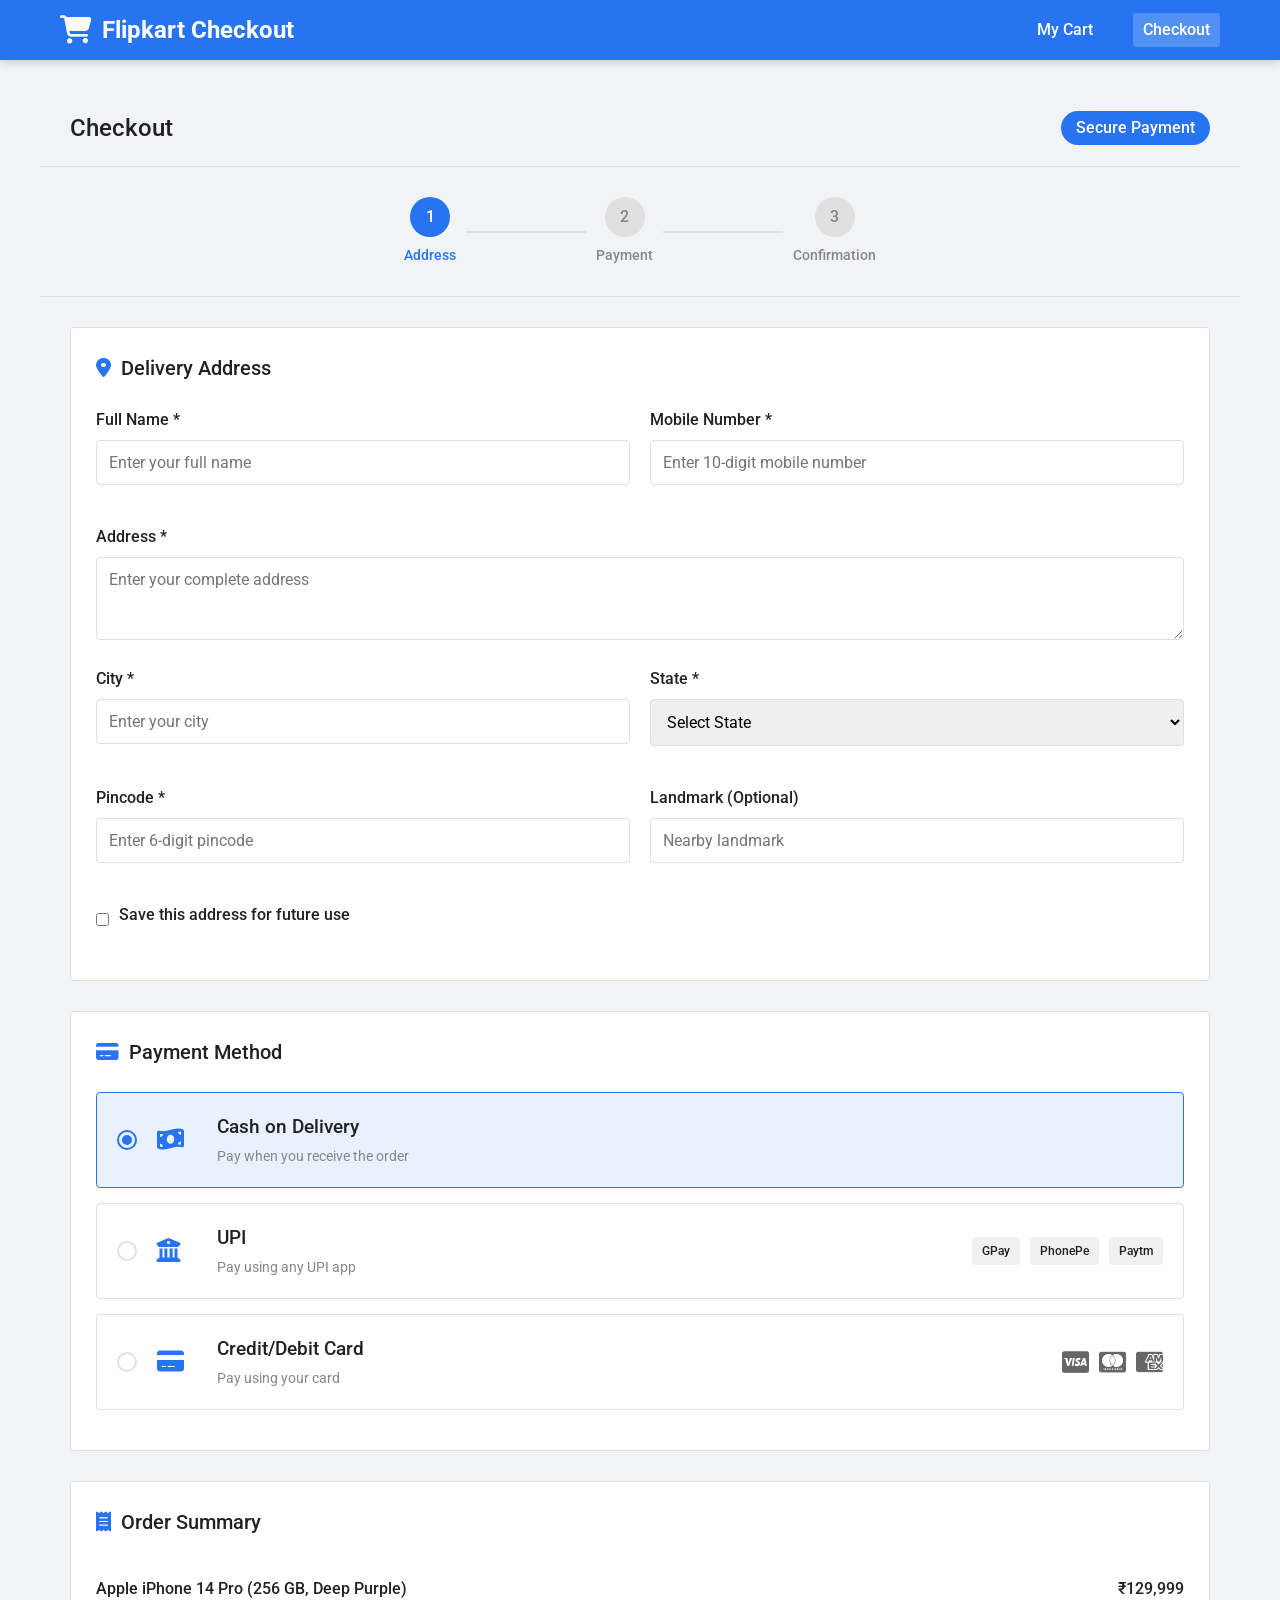
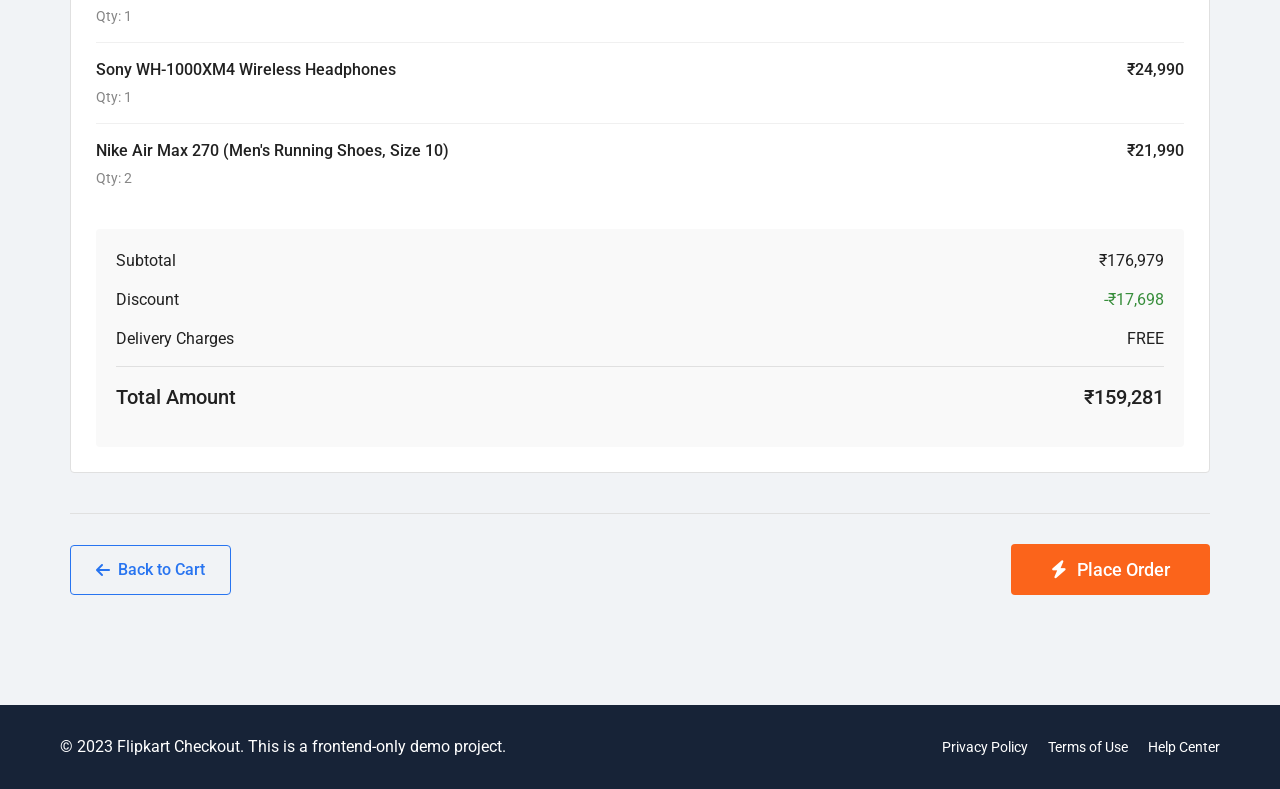
<file: checkout.html>
<!DOCTYPE html>
<html lang="en">
<head>
    <meta charset="UTF-8">
    <meta name="viewport" content="width=device-width, initial-scale=1.0">
    <title>Flipkart Checkout - Secure Payment</title>
    <link rel="stylesheet" href="cart.css">
    <link rel="stylesheet" href="https://cdnjs.cloudflare.com/ajax/libs/font-awesome/6.4.0/css/all.min.css">
    <link href="https://fonts.googleapis.com/css2?family=Roboto:wght@300;400;500;700&display=swap" rel="stylesheet">
</head>
<body>
    <!-- Header -->
    <header class="header">
        <div class="container">
            <div class="logo">
                <i class="fas fa-shopping-cart"></i>
                <span>Flipkart Checkout</span>
            </div>
            <nav class="nav-links">
                <a href="cart.html" class="nav-link">My Cart</a>
                <a href="#" class="nav-link active">Checkout</a>
            </nav>
        </div>
    </header>

    <main class="container main-container">
        <div class="checkout-container">
            <!-- Checkout Header -->
            <div class="cart-header">
                <h1>Checkout</h1>
                <p class="items-count">Secure Payment</p>
            </div>

            <!-- Checkout Steps -->
            <div class="checkout-steps">
                <div class="step active">
                    <div class="step-number">1</div>
                    <div class="step-label">Address</div>
                </div>
                <div class="step-line"></div>
                <div class="step">
                    <div class="step-number">2</div>
                    <div class="step-label">Payment</div>
                </div>
                <div class="step-line"></div>
                <div class="step">
                    <div class="step-number">3</div>
                    <div class="step-label">Confirmation</div>
                </div>
            </div>

            <!-- Checkout Content -->
            <div class="checkout-content">
                <!-- Delivery Address Section -->
                <div class="checkout-section">
                    <h2><i class="fas fa-map-marker-alt"></i> Delivery Address</h2>
                    
                    <div class="address-form">
                        <div class="form-row">
                            <div class="form-group">
                                <label for="name">Full Name *</label>
                                <input type="text" id="name" placeholder="Enter your full name" required>
                            </div>
                            <div class="form-group">
                                <label for="phone">Mobile Number *</label>
                                <input type="tel" id="phone" placeholder="Enter 10-digit mobile number" required>
                            </div>
                        </div>
                        
                        <div class="form-group">
                            <label for="address">Address *</label>
                            <textarea id="address" rows="3" placeholder="Enter your complete address" required></textarea>
                        </div>
                        
                        <div class="form-row">
                            <div class="form-group">
                                <label for="city">City *</label>
                                <input type="text" id="city" placeholder="Enter your city" required>
                            </div>
                            <div class="form-group">
                                <label for="state">State *</label>
                                <select id="state" required>
                                    <option value="">Select State</option>
                                    <option value="Delhi">Delhi</option>
                                    <option value="Maharashtra">Maharashtra</option>
                                    <option value="Karnataka">Karnataka</option>
                                    <option value="Tamil Nadu">Tamil Nadu</option>
                                    <option value="West Bengal">West Bengal</option>
                                    <option value="Uttar Pradesh">Uttar Pradesh</option>
                                </select>
                            </div>
                        </div>
                        
                        <div class="form-row">
                            <div class="form-group">
                                <label for="pincode">Pincode *</label>
                                <input type="text" id="pincode" placeholder="Enter 6-digit pincode" required>
                            </div>
                            <div class="form-group">
                                <label for="landmark">Landmark (Optional)</label>
                                <input type="text" id="landmark" placeholder="Nearby landmark">
                            </div>
                        </div>
                        
                        <div class="form-group checkbox-group">
                            <input type="checkbox" id="save-address">
                            <label for="save-address">Save this address for future use</label>
                        </div>
                    </div>
                </div>

                <!-- Payment Method Section -->
                <div class="checkout-section">
                    <h2><i class="fas fa-credit-card"></i> Payment Method</h2>
                    
                    <div class="payment-methods">
                        <div class="payment-option selected" data-method="cod">
                            <div class="payment-radio">
                                <div class="radio-dot"></div>
                            </div>
                            <div class="payment-icon">
                                <i class="fas fa-money-bill-wave"></i>
                            </div>
                            <div class="payment-details">
                                <h3>Cash on Delivery</h3>
                                <p>Pay when you receive the order</p>
                            </div>
                        </div>
                        
                        <div class="payment-option" data-method="upi">
                            <div class="payment-radio">
                                <div class="radio-dot"></div>
                            </div>
                            <div class="payment-icon">
                                <i class="fas fa-university"></i>
                            </div>
                            <div class="payment-details">
                                <h3>UPI</h3>
                                <p>Pay using any UPI app</p>
                            </div>
                            <div class="payment-logos">
                                <span class="upi-logo">GPay</span>
                                <span class="upi-logo">PhonePe</span>
                                <span class="upi-logo">Paytm</span>
                            </div>
                        </div>
                        
                        <div class="payment-option" data-method="card">
                            <div class="payment-radio">
                                <div class="radio-dot"></div>
                            </div>
                            <div class="payment-icon">
                                <i class="fas fa-credit-card"></i>
                            </div>
                            <div class="payment-details">
                                <h3>Credit/Debit Card</h3>
                                <p>Pay using your card</p>
                            </div>
                            <div class="payment-logos">
                                <i class="fab fa-cc-visa"></i>
                                <i class="fab fa-cc-mastercard"></i>
                                <i class="fab fa-cc-amex"></i>
                            </div>
                        </div>
                    </div>
                </div>

                <!-- Order Summary Section -->
                <div class="checkout-section">
                    <h2><i class="fas fa-receipt"></i> Order Summary</h2>
                    
                    <div class="order-summary">
                        <div class="order-items">
                            <div class="order-item">
                                <div class="order-item-info">
                                    <span>Apple iPhone 14 Pro (256 GB, Deep Purple)</span>
                                    <span>Qty: 1</span>
                                </div>
                                <div class="order-item-price">₹129,999</div>
                            </div>
                            <div class="order-item">
                                <div class="order-item-info">
                                    <span>Sony WH-1000XM4 Wireless Headphones</span>
                                    <span>Qty: 1</span>
                                </div>
                                <div class="order-item-price">₹24,990</div>
                            </div>
                            <div class="order-item">
                                <div class="order-item-info">
                                    <span>Nike Air Max 270 (Men's Running Shoes, Size 10)</span>
                                    <span>Qty: 2</span>
                                </div>
                                <div class="order-item-price">₹21,990</div>
                            </div>
                        </div>
                        
                        <div class="order-totals">
                            <div class="price-row">
                                <span>Subtotal</span>
                                <span>₹176,979</span>
                            </div>
                            <div class="price-row">
                                <span>Discount</span>
                                <span class="discount">-₹17,698</span>
                            </div>
                            <div class="price-row">
                                <span>Delivery Charges</span>
                                <span>FREE</span>
                            </div>
                            <div class="divider"></div>
                            <div class="price-row total">
                                <span>Total Amount</span>
                                <span>₹159,281</span>
                            </div>
                        </div>
                    </div>
                </div>
                
                <!-- Action Buttons -->
                <div class="checkout-actions">
                    <a href="cart.html" class="back-to-cart">
                        <i class="fas fa-arrow-left"></i> Back to Cart
                    </a>
                    <button class="place-order-btn" id="place-order-btn">
                        <i class="fas fa-bolt"></i> Place Order
                    </button>
                </div>
            </div>
        </div>
    </main>

    <!-- Footer -->
    <footer class="footer">
        <div class="container">
            <p>© 2023 Flipkart Checkout. This is a frontend-only demo project.</p>
            <div class="footer-links">
                <a href="#">Privacy Policy</a>
                <a href="#">Terms of Use</a>
                <a href="#">Help Center</a>
            </div>
        </div>
    </footer>

    <script src="checkout.js"></script>
</body>
</html>
</file>
<file: cart.css>
/* Reset and Base Styles */
* {
    margin: 0;
    padding: 0;
    box-sizing: border-box;
    font-family: 'Roboto', sans-serif;
}

body {
    background-color: #f1f3f6;
    color: #212121;
    line-height: 1.5;
}

.container {
    max-width: 1200px;
    margin: 0 auto;
    padding: 0 20px;
}

/* Header Styles */
.header {
    background-color: #2874f0;
    color: white;
    padding: 12px 0;
    box-shadow: 0 1px 10px 0 rgba(0, 0, 0, 0.2);
    position: sticky;
    top: 0;
    z-index: 100;
}

.header .container {
    display: flex;
    justify-content: space-between;
    align-items: center;
}

.logo {
    display: flex;
    align-items: center;
    font-size: 24px;
    font-weight: 700;
}

.logo i {
    margin-right: 10px;
    font-size: 28px;
}

.nav-links {
    display: flex;
    gap: 30px;
}

.nav-link {
    color: white;
    text-decoration: none;
    font-weight: 500;
    padding: 5px 10px;
    border-radius: 3px;
    transition: background-color 0.2s;
}

.nav-link.active {
    background-color: rgba(255, 255, 255, 0.2);
}

.nav-link:hover {
    background-color: rgba(255, 255, 255, 0.1);
}

/* Main Container */
.main-container {
    padding: 30px 0;
}

.cart-container {
    background-color: white;
    border-radius: 4px;
    box-shadow: 0 2px 10px rgba(0, 0, 0, 0.1);
    overflow: hidden;
}

/* Cart Header */
.cart-header {
    padding: 20px 30px;
    border-bottom: 1px solid #e0e0e0;
    display: flex;
    justify-content: space-between;
    align-items: center;
}

.cart-header h1 {
    font-size: 24px;
    font-weight: 500;
    color: #212121;
}

.items-count {
    background-color: #2874f0;
    color: white;
    padding: 5px 15px;
    border-radius: 20px;
    font-weight: 500;
}

/* Cart Content */
.cart-content {
    display: flex;
    flex-wrap: wrap;
    padding: 30px;
}

.cart-items-section {
    flex: 1;
    min-width: 300px;
}

.price-summary-section {
    width: 320px;
    margin-left: 30px;
}

/* Cart Items Header */
.cart-items-header {
    display: grid;
    grid-template-columns: 2fr 1fr 1fr 1fr 0.5fr;
    padding: 15px 0;
    border-bottom: 1px solid #e0e0e0;
    font-weight: 500;
    color: #878787;
}

/* Cart Items */
.cart-item {
    display: grid;
    grid-template-columns: 2fr 1fr 1fr 1fr 0.5fr;
    padding: 25px 0;
    border-bottom: 1px solid #e0e0e0;
    align-items: center;
}

.item-info {
    display: flex;
    align-items: center;
}

.item-image {
    width: 80px;
    height: 80px;
    object-fit: contain;
    border: 1px solid #e0e0e0;
    border-radius: 4px;
    margin-right: 20px;
}

.item-details h3 {
    font-weight: 500;
    margin-bottom: 5px;
    font-size: 16px;
}

.item-details p {
    color: #878787;
    font-size: 14px;
}

.item-price {
    font-weight: 500;
    font-size: 18px;
}

/* Quantity Controls */
.quantity-controls {
    display: flex;
    align-items: center;
}

.quantity-btn {
    width: 30px;
    height: 30px;
    background-color: #f0f0f0;
    border: none;
    border-radius: 50%;
    display: flex;
    align-items: center;
    justify-content: center;
    cursor: pointer;
    font-size: 18px;
    color: #212121;
    transition: background-color 0.2s;
}

.quantity-btn:hover {
    background-color: #e0e0e0;
}

.quantity-value {
    margin: 0 15px;
    font-weight: 500;
    min-width: 20px;
    text-align: center;
}

.item-total {
    font-weight: 500;
    font-size: 18px;
}

/* Remove Button */
.remove-btn {
    background-color: transparent;
    border: none;
    color: #2874f0;
    cursor: pointer;
    font-size: 14px;
    transition: color 0.2s;
}

.remove-btn:hover {
    color: #ff6161;
}

/* Cart Actions */
.cart-actions {
    margin-top: 30px;
}

.continue-shopping {
    display: inline-flex;
    align-items: center;
    color: #2874f0;
    text-decoration: none;
    font-weight: 500;
    padding: 10px 20px;
    border: 1px solid #2874f0;
    border-radius: 4px;
    transition: background-color 0.2s;
}

.continue-shopping i {
    margin-right: 8px;
}

.continue-shopping:hover {
    background-color: rgba(40, 116, 240, 0.1);
}

/* Price Summary */
.price-summary {
    background-color: #f9f9f9;
    border-radius: 4px;
    padding: 25px;
    border: 1px solid #e0e0e0;
    margin-bottom: 20px;
}

.price-summary h2 {
    font-size: 20px;
    font-weight: 500;
    margin-bottom: 20px;
    color: #212121;
}

.price-row {
    display: flex;
    justify-content: space-between;
    margin-bottom: 15px;
    font-size: 16px;
}

.price-row.total {
    font-size: 20px;
    font-weight: 500;
    color: #212121;
    margin-top: 10px;
}

.discount {
    color: #388e3c;
}

.divider {
    height: 1px;
    background-color: #e0e0e0;
    margin: 15px 0;
}

.checkout-btn {
    width: 100%;
    background-color: #fb641b;
    color: white;
    border: none;
    padding: 15px;
    font-size: 16px;
    font-weight: 500;
    border-radius: 4px;
    cursor: pointer;
    margin-top: 20px;
    transition: background-color 0.2s;
}

.checkout-btn:hover {
    background-color: #e55a17;
}

.secure-payment {
    display: flex;
    align-items: center;
    justify-content: center;
    margin-top: 20px;
    color: #878787;
    font-size: 14px;
}

.secure-payment i {
    margin-right: 8px;
    color: #388e3c;
}

/* Promo Section */
.promo-section {
    background-color: #f9f9f9;
    border-radius: 4px;
    padding: 25px;
    border: 1px solid #e0e0e0;
}

.promo-section h3 {
    font-size: 18px;
    font-weight: 500;
    margin-bottom: 15px;
    color: #212121;
}

.promo-input {
    display: flex;
    margin-bottom: 10px;
}

.promo-input input {
    flex: 1;
    padding: 12px;
    border: 1px solid #e0e0e0;
    border-radius: 4px 0 0 4px;
    font-size: 14px;
    outline: none;
}

.apply-btn {
    background-color: #2874f0;
    color: white;
    border: none;
    padding: 0 20px;
    border-radius: 0 4px 4px 0;
    cursor: pointer;
    font-weight: 500;
}

.apply-btn:hover {
    background-color: #2265d5;
}

.promo-info {
    color: #878787;
    font-size: 14px;
}

/* Footer */
.footer {
    background-color: #172337;
    color: white;
    padding: 30px 0;
    margin-top: 50px;
}

.footer .container {
    display: flex;
    justify-content: space-between;
    align-items: center;
    flex-wrap: wrap;
}

.footer-links {
    display: flex;
    gap: 20px;
}

.footer-links a {
    color: white;
    text-decoration: none;
    font-size: 14px;
}

.footer-links a:hover {
    text-decoration: underline;
}

/* Empty Cart State */
.empty-cart {
    text-align: center;
    padding: 60px 0;
}

.empty-cart i {
    font-size: 80px;
    color: #e0e0e0;
    margin-bottom: 20px;
}

.empty-cart h2 {
    font-size: 24px;
    font-weight: 500;
    margin-bottom: 10px;
    color: #212121;
}

.empty-cart p {
    color: #878787;
    margin-bottom: 30px;
    max-width: 500px;
    margin-left: auto;
    margin-right: auto;
}

.shop-now-btn {
    background-color: #2874f0;
    color: white;
    border: none;
    padding: 12px 30px;
    font-size: 16px;
    font-weight: 500;
    border-radius: 4px;
    cursor: pointer;
    text-decoration: none;
    display: inline-block;
}

.shop-now-btn:hover {
    background-color: #2265d5;
}

/* Responsive Styles */
@media (max-width: 992px) {
    .cart-content {
        flex-direction: column;
    }
    
    .price-summary-section {
        width: 100%;
        margin-left: 0;
        margin-top: 30px;
    }
    
    .cart-items-header {
        grid-template-columns: 2fr 1fr 1fr 1fr 0.5fr;
    }
    
    .cart-item {
        grid-template-columns: 2fr 1fr 1fr 1fr 0.5fr;
    }
}

@media (max-width: 768px) {
    .cart-items-header {
        display: none;
    }
    
    .cart-item {
        grid-template-columns: 1fr;
        grid-template-rows: auto auto auto auto auto;
        gap: 15px;
        padding: 20px 0;
        position: relative;
    }
    
    .item-info {
        width: 100%;
    }
    
    .remove-btn {
        position: absolute;
        top: 20px;
        right: 0;
    }
    
    .header .container {
        flex-direction: column;
        gap: 15px;
    }
    
    .nav-links {
        width: 100%;
        justify-content: space-around;
    }
    
    .footer .container {
        flex-direction: column;
        gap: 20px;
        text-align: center;
    }
}
</file>
